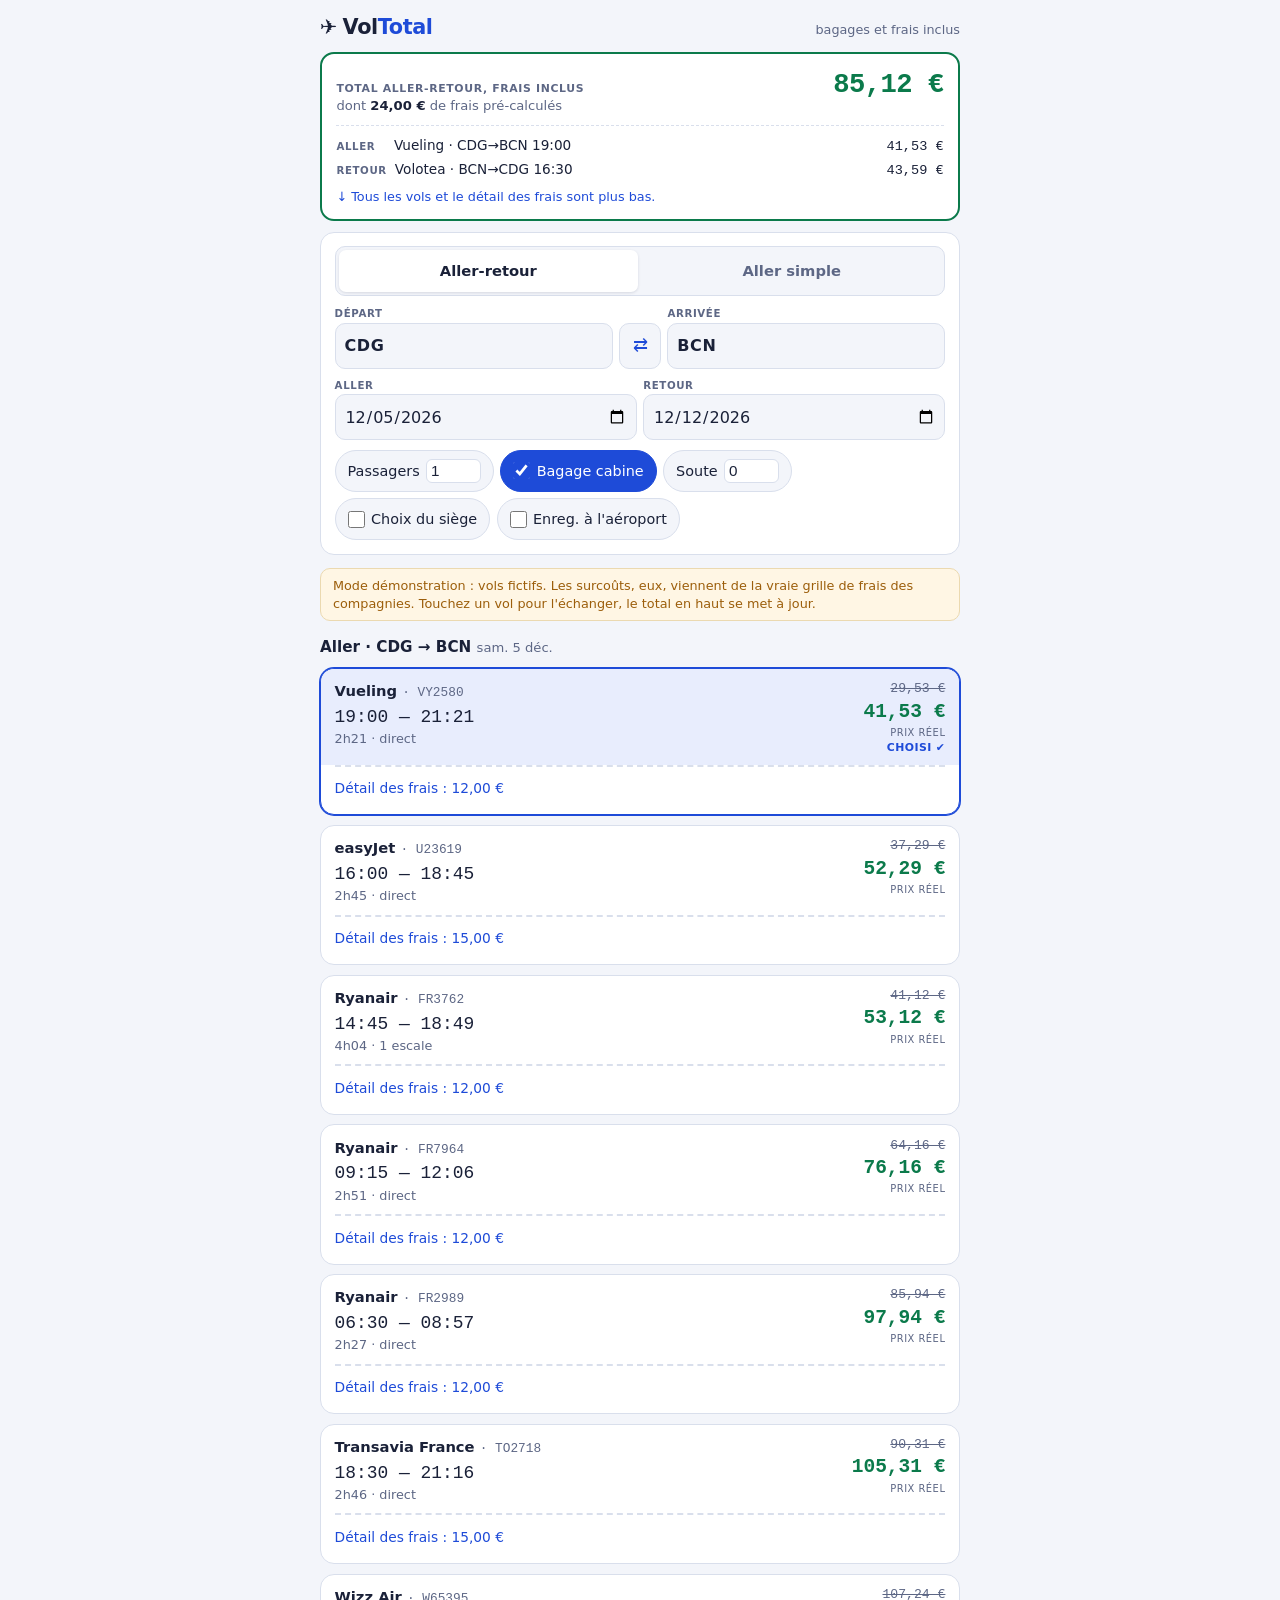
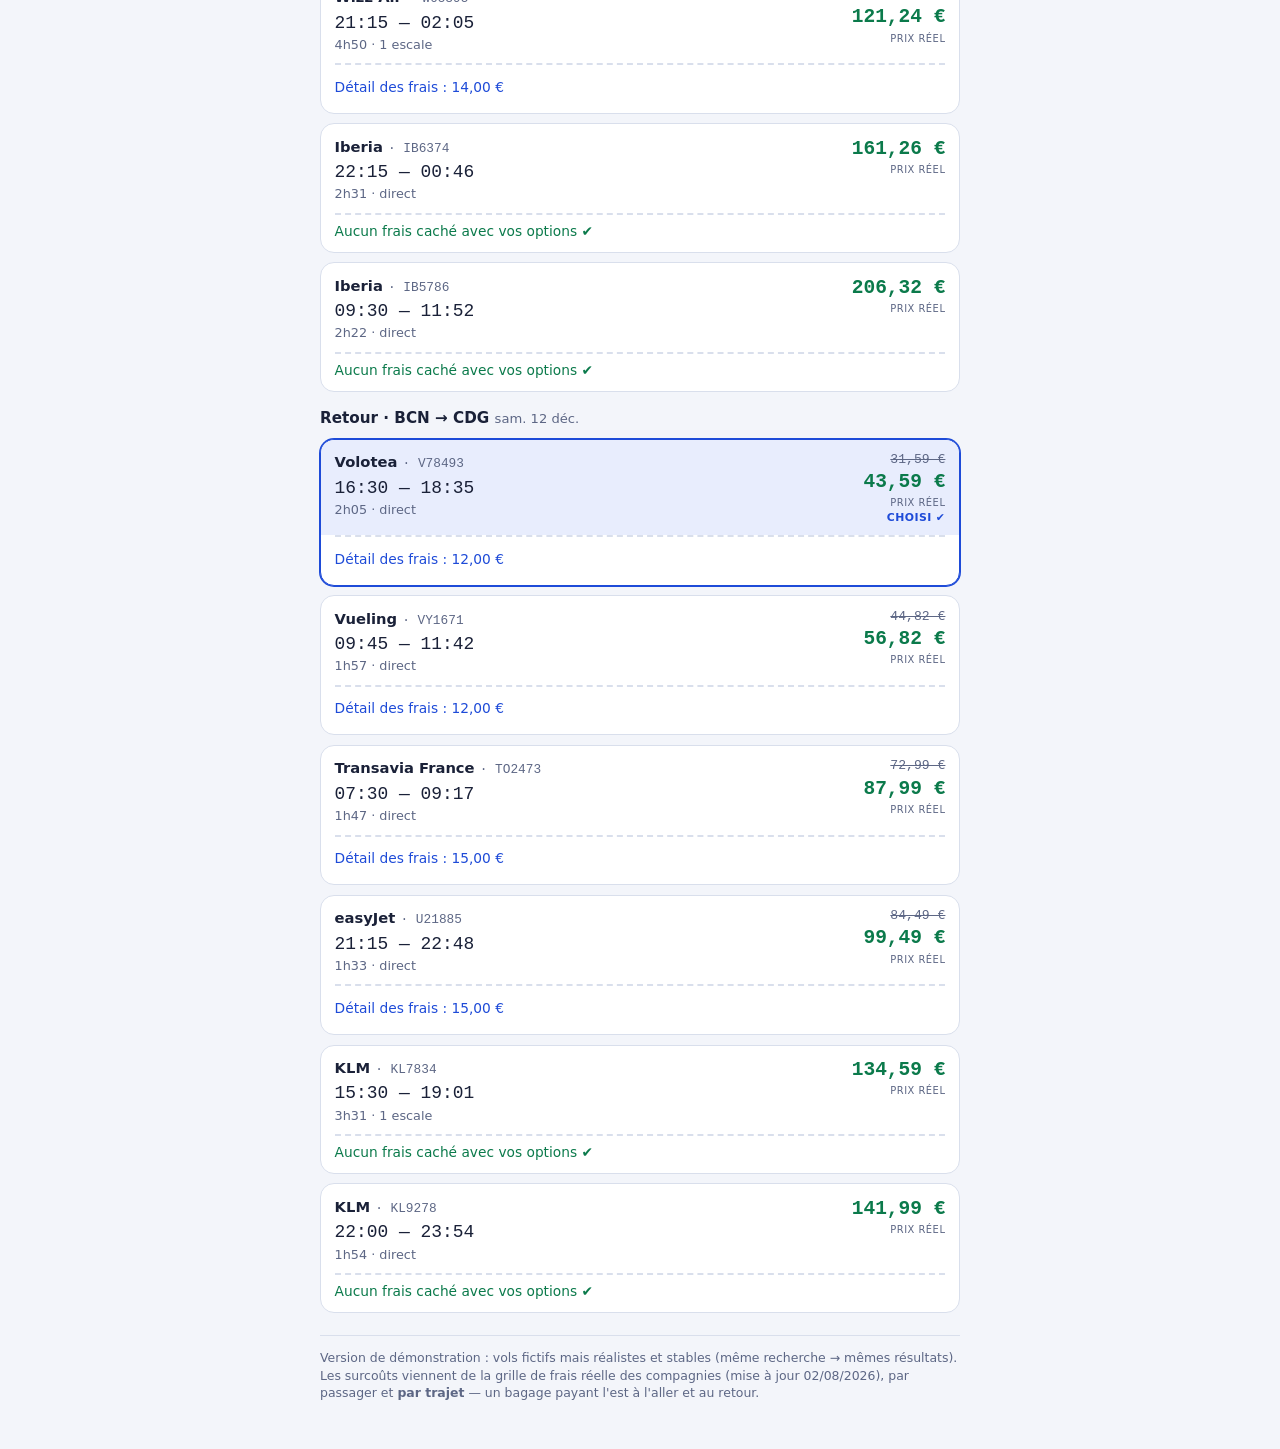
<file: flightsearch/demo_statique.html>
<!doctype html>
<html lang="fr">
<head>
<meta charset="utf-8">
<meta name="viewport" content="width=device-width, initial-scale=1, viewport-fit=cover">
</head>
<body>
<title>VolTotal — vols au prix réel</title>
<style>
  :root {
    --fond: #F3F5FA; --carte: #FFFFFF; --encre: #1A2138; --sourdine: #5D6785;
    --ligne: #D9DFEC; --accent: #1E4BD8; --accent-fonce: #143795;
    --accent-doux: #E8EDFD; --accent-encre: #FFFFFF; --vert: #0B7A4B;
    --ambre: #9C5E0B; --ambre-fond: #FFF6E4; --ambre-ligne: #EBD9B0;
    --rouge: #B3261E; --rouge-fond: #FDECEA;
  }
  @media (prefers-color-scheme: dark) {
    :root {
      --fond: #0E1424; --carte: #171F35; --encre: #E8ECF7; --sourdine: #96A0BC;
      --ligne: #2A3453; --accent: #7B96F4; --accent-fonce: #A5B8F8;
      --accent-doux: #1D2A52; --accent-encre: #0E1424; --vert: #4CC38A;
      --ambre: #E4B063; --ambre-fond: #241D0F; --ambre-ligne: #4A3B1D;
      --rouge: #F2B8B5; --rouge-fond: #3A1512;
    }
  }
  :root[data-theme="light"] {
    --fond: #F3F5FA; --carte: #FFFFFF; --encre: #1A2138; --sourdine: #5D6785;
    --ligne: #D9DFEC; --accent: #1E4BD8; --accent-fonce: #143795;
    --accent-doux: #E8EDFD; --accent-encre: #FFFFFF; --vert: #0B7A4B;
    --ambre: #9C5E0B; --ambre-fond: #FFF6E4; --ambre-ligne: #EBD9B0;
    --rouge: #B3261E; --rouge-fond: #FDECEA;
  }
  :root[data-theme="dark"] {
    --fond: #0E1424; --carte: #171F35; --encre: #E8ECF7; --sourdine: #96A0BC;
    --ligne: #2A3453; --accent: #7B96F4; --accent-fonce: #A5B8F8;
    --accent-doux: #1D2A52; --accent-encre: #0E1424; --vert: #4CC38A;
    --ambre: #E4B063; --ambre-fond: #241D0F; --ambre-ligne: #4A3B1D;
    --rouge: #F2B8B5; --rouge-fond: #3A1512;
  }

  body {
    margin: 0; background: var(--fond); color: var(--encre);
    font-family: system-ui, -apple-system, "Segoe UI", Roboto, sans-serif;
    line-height: 1.4; font-size: 16px; -webkit-tap-highlight-color: transparent;
  }
  .mono { font-family: ui-monospace, "SF Mono", Menlo, Consolas, monospace;
          font-variant-numeric: tabular-nums; }
  .page { max-width: 40rem; margin: 0 auto; padding: 0 .8rem 3rem; }

  header { padding: .8rem 0 .6rem; display: flex; align-items: baseline;
           justify-content: space-between; gap: .5rem; flex-wrap: wrap; }
  header .marque { display: flex; align-items: baseline; gap: .35rem;
                   font-size: 1.3rem; font-weight: 750; letter-spacing: -.02em; }
  header .marque .total { color: var(--accent); }
  header .accroche { color: var(--sourdine); font-size: .8rem; }

  .carte { background: var(--carte); border: 1px solid var(--ligne);
           border-radius: 14px; padding: .85rem; }

  /* --- Le prix, tout en haut : la première chose qu'on voit --- */
  .sommaire {
    background: var(--carte); border: 2px solid var(--vert);
    border-radius: 14px; padding: .8rem .9rem; margin-bottom: .7rem;
  }
  .sommaire .entete { display: flex; justify-content: space-between;
                      align-items: baseline; gap: .7rem; }
  .sommaire .libelle { font-size: .68rem; font-weight: 700; letter-spacing: .06em;
                       text-transform: uppercase; color: var(--sourdine); }
  .sommaire .montant { color: var(--vert); font-size: 1.7rem; font-weight: 750;
                       letter-spacing: -.02em; white-space: nowrap; }
  .sommaire .frais { font-size: .82rem; color: var(--sourdine); margin-top: .05rem; }
  .sommaire .frais strong { color: var(--encre); }
  .sommaire .lignes { margin-top: .6rem; padding-top: .6rem;
                      border-top: 1px dashed var(--ligne);
                      display: flex; flex-direction: column; gap: .25rem; font-size: .85rem; }
  .sommaire .lignes > div { display: flex; align-items: baseline; gap: .5rem; }
  .sommaire .sens { color: var(--sourdine); text-transform: uppercase;
                    font-size: .64rem; font-weight: 700; letter-spacing: .06em;
                    min-width: 3.1rem; flex-shrink: 0; }
  .sommaire .desc { flex: 1; min-width: 0; }
  .sommaire .rappel { margin-top: .5rem; font-size: .8rem; color: var(--accent); }

  .panne { background: var(--rouge-fond); border: 1px solid var(--rouge);
           color: var(--rouge); border-radius: 12px; padding: .8rem; font-size: .9rem; }

  /* --- Formulaire compact --- */
  .type-trajet { display: grid; grid-template-columns: 1fr 1fr; gap: 4px;
                 background: var(--fond); border: 1px solid var(--ligne);
                 border-radius: 10px; padding: 3px; margin-bottom: .6rem; }
  .type-trajet button { border: 0; border-radius: 7px; padding: .45rem;
                        background: transparent; color: var(--sourdine);
                        font: inherit; font-size: .92rem; font-weight: 600;
                        cursor: pointer; min-height: 42px; }
  .type-trajet button[aria-pressed="true"] { background: var(--carte); color: var(--encre);
                        box-shadow: 0 1px 3px rgba(10, 20, 50, .12); }

  .trajet { display: grid; grid-template-columns: 1fr auto 1fr; gap: .4rem; align-items: end; }
  .dates { display: grid; grid-template-columns: 1fr 1fr; gap: .4rem; margin-top: .55rem; }
  .dates.simple { grid-template-columns: 1fr; }
  .champ label { display: block; font-size: .64rem; font-weight: 700; letter-spacing: .06em;
                 text-transform: uppercase; color: var(--sourdine); margin-bottom: .15rem; }
  .champ input { width: 100%; box-sizing: border-box; padding: .5rem .55rem;
                 border: 1px solid var(--ligne); border-radius: 10px;
                 background: var(--fond); color: var(--encre);
                 font-size: 1rem; font-family: inherit; min-height: 46px; }
  .champ input.iata { text-transform: uppercase; font-weight: 700; letter-spacing: .04em; }
  .inverser { width: 42px; height: 46px; border: 1px solid var(--ligne); border-radius: 10px;
              background: var(--fond); color: var(--accent); font-size: 1.1rem; cursor: pointer; }
  input:focus-visible, button:focus-visible, summary:focus-visible {
    outline: 2px solid var(--accent); outline-offset: 2px; }

  .options { display: flex; flex-wrap: wrap; gap: .4rem; margin-top: .6rem; }
  .options label.puce { display: inline-flex; align-items: center; gap: .4rem;
    padding: .45rem .75rem; min-height: 42px; box-sizing: border-box;
    border: 1px solid var(--ligne); border-radius: 999px; background: var(--fond);
    font-size: .9rem; cursor: pointer; user-select: none; }
  .options label.puce.active { background: var(--accent); border-color: var(--accent);
                               color: var(--accent-encre); }
  .options input[type="checkbox"] { accent-color: var(--accent); margin: 0; width: 17px; height: 17px; }
  .options input[type="number"] { width: 2.8rem; padding: .15rem .25rem;
    border: 1px solid var(--ligne); border-radius: 6px;
    background: var(--carte); color: var(--encre); font-size: .95rem; }

  .avertissement { margin-top: .6rem; padding: .55rem .75rem; border-radius: 10px;
    background: var(--ambre-fond); border: 1px solid var(--ambre-ligne);
    color: var(--ambre); font-size: .88rem; }

  #resultats { margin-top: .8rem; display: flex; flex-direction: column; gap: .6rem; }
  .bandeau-demo { padding: .5rem .75rem; border-radius: 10px;
    background: var(--ambre-fond); border: 1px solid var(--ambre-ligne);
    color: var(--ambre); font-size: .8rem; }
  .titre-direction { margin: .4rem 0 0; font-size: .95rem; font-weight: 700; }
  .titre-direction .sous { color: var(--sourdine); font-weight: 400; font-size: .82rem; }

  .billet { padding: 0; overflow: hidden; }
  .billet.choisi { border-color: var(--accent); box-shadow: 0 0 0 1px var(--accent); }
  .billet .zone { display: flex; justify-content: space-between; align-items: flex-start;
    gap: .7rem; padding: .7rem .85rem .6rem; width: 100%; box-sizing: border-box;
    background: none; border: 0; font: inherit; color: inherit; text-align: left; cursor: pointer; }
  .billet.choisi .zone { background: var(--accent-doux); }
  .billet .compagnie { font-weight: 650; font-size: .92rem; }
  .billet .numero { color: var(--sourdine); font-size: .8rem; font-weight: 400; }
  .billet .horaires { font-size: 1.12rem; margin-top: .15rem; }
  .billet .trajet-detail { color: var(--sourdine); font-size: .8rem; }
  .billet .prix { text-align: right; flex-shrink: 0; }
  .billet .prix .appel { color: var(--sourdine); text-decoration: line-through; font-size: .82rem; }
  .billet .prix .reel { color: var(--vert); font-size: 1.22rem; font-weight: 750; }
  .billet .prix .etiquette { font-size: .62rem; letter-spacing: .05em;
                             text-transform: uppercase; color: var(--sourdine); }
  .billet .prix .coche { font-size: .68rem; font-weight: 700; letter-spacing: .04em;
                         text-transform: uppercase; color: var(--accent); }
  .billet .perforation { border: 0; border-top: 2px dashed var(--ligne); margin: 0 .85rem; }
  .billet details { padding: .45rem .85rem .65rem; }
  .billet summary { cursor: pointer; color: var(--accent); font-size: .86rem;
    list-style-position: inside; min-height: 30px; display: flex; align-items: center; }
  .billet .sans-frais { padding: .45rem .85rem .65rem; color: var(--vert); font-size: .86rem; }
  .billet table { margin-top: .35rem; border-collapse: collapse; font-size: .86rem; width: 100%; }
  .billet td { padding: .15rem 0; }
  .billet td:first-child { color: var(--sourdine); }
  .billet td:last-child { text-align: right; }
  .billet .estimation { color: var(--ambre); font-size: .8rem; margin-top: .3rem; }

  footer { margin-top: 1.4rem; color: var(--sourdine); font-size: .78rem;
           border-top: 1px solid var(--ligne); padding-top: .8rem; }
  @media (prefers-reduced-motion: no-preference) {
    .billet { transition: box-shadow .12s ease, border-color .12s ease; }
  }
</style>

<div class="page">
  <header>
    <div class="marque"><span>✈️</span><span>Vol<span class="total">Total</span></span></div>
    <div class="accroche">bagages et frais inclus</div>
  </header>

  <!-- Le prix précède le formulaire : sur un téléphone, il ne doit jamais
       falloir faire défiler l'écran pour voir combien on paie vraiment. -->
  <section id="sommaire" aria-live="polite">
    <div class="panne">Chargement…</div>
  </section>

  <noscript>
    <div class="panne">Cette page a besoin de JavaScript pour calculer les prix.</div>
  </noscript>

  <form id="recherche" class="carte" novalidate>
    <div class="type-trajet" role="group" aria-label="Type de trajet">
      <button type="button" id="btn_ar" aria-pressed="true">Aller-retour</button>
      <button type="button" id="btn_as" aria-pressed="false">Aller simple</button>
    </div>

    <div class="trajet">
      <div class="champ">
        <label for="origine">Départ</label>
        <input class="iata" id="origine" list="aeroports" placeholder="CDG" maxlength="3"
               autocapitalize="characters" autocomplete="off" value="CDG">
      </div>
      <button type="button" class="inverser" id="inverser" aria-label="Inverser départ et arrivée">⇄</button>
      <div class="champ">
        <label for="destination">Arrivée</label>
        <input class="iata" id="destination" list="aeroports" placeholder="BCN" maxlength="3"
               autocapitalize="characters" autocomplete="off" value="BCN">
      </div>
    </div>

    <div class="dates" id="zone_dates">
      <div class="champ">
        <label for="date_aller">Aller</label>
        <input type="date" id="date_aller">
      </div>
      <div class="champ" id="champ_retour">
        <label for="date_retour">Retour</label>
        <input type="date" id="date_retour">
      </div>
    </div>

    <div class="options">
      <label class="puce">Passagers <input type="number" id="passagers" min="1" max="9" value="1" inputmode="numeric"></label>
      <label class="puce active"><input type="checkbox" id="bagage_cabine" checked> Bagage cabine</label>
      <label class="puce">Soute <input type="number" id="bagages_soute" min="0" max="3" value="0" inputmode="numeric"></label>
      <label class="puce"><input type="checkbox" id="choix_siege"> Choix du siège</label>
      <label class="puce"><input type="checkbox" id="enregistrement_aeroport"> Enreg. à l'aéroport</label>
    </div>

    <div id="avertissement" class="avertissement" hidden></div>
  </form>

  <datalist id="aeroports">
    <option value="CDG">Paris Charles-de-Gaulle</option>
    <option value="ORY">Paris Orly</option>
    <option value="BVA">Paris Beauvais</option>
    <option value="NCE">Nice</option>
    <option value="LYS">Lyon</option>
    <option value="MRS">Marseille</option>
    <option value="TLS">Toulouse</option>
    <option value="BOD">Bordeaux</option>
    <option value="NTE">Nantes</option>
    <option value="LIL">Lille</option>
    <option value="BCN">Barcelone</option>
    <option value="MAD">Madrid</option>
    <option value="PMI">Palma de Majorque</option>
    <option value="AGP">Malaga</option>
    <option value="LIS">Lisbonne</option>
    <option value="OPO">Porto</option>
    <option value="FCO">Rome Fiumicino</option>
    <option value="MXP">Milan Malpensa</option>
    <option value="VCE">Venise</option>
    <option value="AMS">Amsterdam</option>
    <option value="BRU">Bruxelles</option>
    <option value="GVA">Genève</option>
    <option value="LHR">Londres Heathrow</option>
    <option value="DUB">Dublin</option>
    <option value="BER">Berlin</option>
    <option value="ATH">Athènes</option>
    <option value="RAK">Marrakech</option>
    <option value="TUN">Tunis</option>
  </datalist>

  <section id="resultats" aria-live="polite"></section>

  <footer>
    Version de démonstration : vols fictifs mais réalistes et stables (même
    recherche → mêmes résultats). Les surcoûts viennent de la grille de frais
    réelle des compagnies (mise à jour 02/08/2026), par passager et
    <strong>par trajet</strong> — un bagage payant l'est à l'aller et au retour.
  </footer>
</div>

<script>
"use strict";
/* Filet de sécurité : si quoi que ce soit échoue, la page le dit au lieu de
   rester muette — c'est la panne que le voyageur ne peut pas diagnostiquer. */
function signalerPanne(message) {
  var zone = document.getElementById("sommaire");
  if (zone) zone.innerHTML = '<div class="panne">Le calcul a échoué : ' +
    String(message).replace(/</g, "&lt;") + "</div>";
}
window.addEventListener("error", function (e) { signalerPanne(e.message); });

try {

/* --- Grille de frais par compagnie (identique à data/frais_compagnies.json) --- */
var GRILLE = {
  FR: { nom: "Ryanair",          cabine: 12, soute: 25, siege: 8,  aeroport: 55, cabineIncluse: false },
  U2: { nom: "easyJet",          cabine: 15, soute: 30, siege: 6,  aeroport: 0,  cabineIncluse: false },
  VY: { nom: "Vueling",          cabine: 12, soute: 25, siege: 7,  aeroport: 0,  cabineIncluse: false },
  W6: { nom: "Wizz Air",         cabine: 14, soute: 28, siege: 8,  aeroport: 35, cabineIncluse: false },
  TO: { nom: "Transavia France", cabine: 15, soute: 25, siege: 9,  aeroport: 0,  cabineIncluse: false },
  V7: { nom: "Volotea",          cabine: 12, soute: 22, siege: 7,  aeroport: 0,  cabineIncluse: false },
  AF: { nom: "Air France",       cabine: 0,  soute: 25, siege: 12, aeroport: 0,  cabineIncluse: true },
  KL: { nom: "KLM",              cabine: 0,  soute: 30, siege: 12, aeroport: 0,  cabineIncluse: true },
  LH: { nom: "Lufthansa",        cabine: 0,  soute: 30, siege: 15, aeroport: 0,  cabineIncluse: true },
  IB: { nom: "Iberia",           cabine: 0,  soute: 25, siege: 10, aeroport: 0,  cabineIncluse: true }
};
var DEFAUT = { nom: "Compagnie inconnue", cabine: 15, soute: 35, siege: 10, aeroport: 0, cabineIncluse: false };
var LOW_COST = ["FR", "U2", "VY", "TO", "V7", "W6"];
var CODES_DEMO = Object.keys(GRILLE);

/* --- Moteur de surcoûts : options du voyageur × grille, pour un trajet --- */
function calculerSurcouts(code, options) {
  var grille = GRILLE[code] || DEFAUT;
  var lignes = [];
  var pax = options.passagers;
  if (options.bagageCabine && !grille.cabineIncluse)
    lignes.push({ libelle: "Bagage cabine", total: grille.cabine * pax });
  if (options.bagagesSoute > 0)
    lignes.push({
      libelle: options.bagagesSoute > 1 ? "Bagage soute × " + options.bagagesSoute : "Bagage soute",
      total: grille.soute * options.bagagesSoute * pax
    });
  if (options.choixSiege && grille.siege > 0)
    lignes.push({ libelle: "Choix du siège", total: grille.siege * pax });
  if (options.enregistrementAeroport && grille.aeroport > 0)
    lignes.push({ libelle: "Enregistrement à l'aéroport", total: grille.aeroport * pax });
  var somme = 0;
  for (var i = 0; i < lignes.length; i++) somme += lignes[i].total;
  return { lignes: lignes, estimation: !GRILLE[code], total: Math.round(somme * 100) / 100 };
}

/* --- Vols de démonstration, déterministes pour une recherche donnée --- */
function graine(texte) {
  var h = 1779033703 ^ texte.length;
  for (var i = 0; i < texte.length; i++) {
    h = Math.imul(h ^ texte.charCodeAt(i), 3432918353);
    h = (h << 13) | (h >>> 19);
  }
  return (h ^= h >>> 16) >>> 0;
}
function creerAlea(seed) {
  var a = seed;
  return function () {
    a |= 0; a = (a + 0x6D2B79F5) | 0;
    var t = Math.imul(a ^ (a >>> 15), 1 | a);
    t = (t + Math.imul(t ^ (t >>> 7), 61 | t)) ^ t;
    return ((t ^ (t >>> 14)) >>> 0) / 4294967296;
  };
}
function entier(alea, min, max) { return min + Math.floor(alea() * (max - min + 1)); }

function rechercherDemo(origine, destination, jour) {
  var alea = creerAlea(graine(origine + "-" + destination + "-" + jour));
  var dureeBase = 60 + entier(alea, 0, 180);
  var nb = entier(alea, 6, 9);
  var vols = [];
  for (var i = 0; i < nb; i++) {
    var code = CODES_DEMO[entier(alea, 0, CODES_DEMO.length - 1)];
    var heure = 6 + entier(alea, 0, 16);
    var minute = [0, 15, 30, 45][entier(alea, 0, 3)];
    var escales = alea() < 0.75 ? 0 : 1;
    var duree = dureeBase + entier(alea, -15, 25) + escales * (60 + entier(alea, 0, 90));
    var lowCost = LOW_COST.indexOf(code) >= 0;
    var prix = Math.round(((lowCost ? 18 : 55) + alea() * (lowCost ? 90 : 160)) * 100) / 100;
    var departMin = heure * 60 + minute;
    vols.push({
      code: code, numero: code + entier(alea, 1000, 9999),
      departMin: departMin, arriveeMin: departMin + duree,
      duree: duree, escales: escales, prixAffiche: prix
    });
  }
  return vols;
}

/* --- Utilitaires d'affichage --- */
function euros(m) {
  try { return m.toLocaleString("fr-FR", { style: "currency", currency: "EUR" }); }
  catch (e) { return m.toFixed(2).replace(".", ",") + " €"; }
}
function heureTexte(min) {
  var h = Math.floor(min / 60) % 24, m = min % 60;
  return (h < 10 ? "0" : "") + h + ":" + (m < 10 ? "0" : "") + m;
}
function echapper(t) { var d = document.createElement("div"); d.textContent = t; return d.innerHTML; }
function dateTexte(iso) {
  try {
    return new Date(iso + "T12:00:00").toLocaleDateString("fr-FR",
      { weekday: "short", day: "numeric", month: "short" });
  } catch (e) { return iso; }
}
function jourISO(d) {
  var local = new Date(d.getTime() - d.getTimezoneOffset() * 60000);
  return local.toISOString().slice(0, 10);
}

/* Le vol choisi est mémorisé par son numéro : changer une option recalcule les
   prix sans jamais perdre la sélection du voyageur. */
var choixMemorise = { aller: null, retour: null };

function preparerResultats(vols, options) {
  var liste = vols.map(function (vol) {
    var surcouts = calculerSurcouts(vol.code, options);
    var prixBase = Math.round(vol.prixAffiche * options.passagers * 100) / 100;
    return { vol: vol, surcouts: surcouts, prixBase: prixBase,
             prixReel: Math.round((prixBase + surcouts.total) * 100) / 100 };
  });
  liste.sort(function (a, b) { return a.prixReel - b.prixReel; });
  return liste;
}

function indexChoisi(liste, sens) {
  var memo = choixMemorise[sens];
  for (var i = 0; i < liste.length; i++) if (liste[i].vol.numero === memo) return i;
  return 0; // à défaut, le moins cher au prix réel
}

function carteBillet(r, sens, index, choisi, options) {
  var grille = GRILLE[r.vol.code] || DEFAUT;
  var h = Math.floor(r.vol.duree / 60), m = r.vol.duree % 60;
  var bas;
  if (r.surcouts.lignes.length) {
    var lignes = r.surcouts.lignes.map(function (l) {
      return '<tr><td>' + echapper(l.libelle) + '</td><td class="mono">+ ' + euros(l.total) + '</td></tr>';
    }).join("");
    bas = '<details><summary>Détail des frais : ' + euros(r.surcouts.total) + '</summary>' +
      '<table><tr><td>Billet' + (options.passagers > 1 ? "s" : "") + '</td>' +
      '<td class="mono">' + euros(r.prixBase) + '</td></tr>' + lignes + '</table>' +
      (r.surcouts.estimation ? '<div class="estimation">Compagnie hors grille : estimation prudente.</div>' : "") +
      '</details>';
  } else {
    bas = '<div class="sans-frais">Aucun frais caché avec vos options ✔</div>';
  }
  return '<article class="carte billet' + (choisi ? " choisi" : "") + '">' +
    '<button type="button" class="zone" data-sens="' + sens + '" data-index="' + index + '" ' +
    'aria-pressed="' + choisi + '"><span>' +
    '<span class="compagnie">' + echapper(grille.nom) +
      ' <span class="numero mono">· ' + r.vol.numero + '</span></span>' +
    '<span class="horaires mono" style="display:block">' + heureTexte(r.vol.departMin) +
      ' — ' + heureTexte(r.vol.arriveeMin) + '</span>' +
    '<span class="trajet-detail" style="display:block">' + h + 'h' + (m < 10 ? "0" : "") + m +
      ' · ' + (r.vol.escales === 0 ? "direct" : r.vol.escales + " escale") + '</span>' +
    '</span><span class="prix">' +
    (r.surcouts.total > 0 ? '<span class="appel mono" style="display:block">' + euros(r.prixBase) + '</span>' : "") +
    '<span class="reel mono" style="display:block">' + euros(r.prixReel) + '</span>' +
    '<span class="etiquette" style="display:block">prix réel</span>' +
    (choisi ? '<span class="coche" style="display:block">Choisi ✔</span>' : "") +
    '</span></button><hr class="perforation">' + bas + '</article>';
}

function rendreSommaire(aller, retour, criteres) {
  var total = Math.round((aller.prixReel + (retour ? retour.prixReel : 0)) * 100) / 100;
  var frais = Math.round((aller.surcouts.total + (retour ? retour.surcouts.total : 0)) * 100) / 100;
  function ligne(sens, r, de, vers) {
    return '<div><span class="sens">' + sens + '</span>' +
      '<span class="desc">' + echapper((GRILLE[r.vol.code] || DEFAUT).nom) + ' · ' +
      de + '→' + vers + ' ' + heureTexte(r.vol.departMin) + '</span>' +
      '<span class="mono">' + euros(r.prixReel) + '</span></div>';
  }
  document.getElementById("sommaire").innerHTML =
    '<div class="sommaire"><div class="entete"><div>' +
    '<div class="libelle">Total ' + (retour ? "aller-retour" : "aller simple") + ', frais inclus</div>' +
    '<div class="frais">' + (frais > 0
      ? "dont <strong>" + euros(frais) + "</strong> de frais pré-calculés"
      : "aucun frais caché avec vos options ✔") + '</div>' +
    '</div><div class="montant mono">' + euros(total) + '</div></div>' +
    '<div class="lignes">' +
      ligne("Aller", aller, criteres.origine, criteres.destination) +
      (retour ? ligne("Retour", retour, criteres.destination, criteres.origine) : "") +
    '</div>' +
    '<div class="rappel">↓ Tous les vols et le détail des frais sont plus bas.</div></div>';
}

function rendre(criteres) {
  var opt = criteres.options;
  var listeAller = preparerResultats(
    rechercherDemo(criteres.origine, criteres.destination, criteres.dateAller), opt);
  var listeRetour = criteres.dateRetour
    ? preparerResultats(rechercherDemo(criteres.destination, criteres.origine, criteres.dateRetour), opt)
    : null;

  var iAller = indexChoisi(listeAller, "aller");
  var iRetour = listeRetour ? indexChoisi(listeRetour, "retour") : null;
  choixMemorise.aller = listeAller[iAller].vol.numero;
  choixMemorise.retour = listeRetour ? listeRetour[iRetour].vol.numero : null;

  rendreSommaire(listeAller[iAller], listeRetour ? listeRetour[iRetour] : null, criteres);

  var html = '<div class="bandeau-demo">Mode démonstration : vols fictifs. Les surcoûts, ' +
    'eux, viennent de la vraie grille de frais des compagnies. Touchez un vol pour ' +
    'l\'échanger, le total en haut se met à jour.</div>';
  html += '<h2 class="titre-direction">Aller · ' + criteres.origine + ' → ' + criteres.destination +
    ' <span class="sous">' + dateTexte(criteres.dateAller) + '</span></h2>';
  for (var i = 0; i < listeAller.length; i++)
    html += carteBillet(listeAller[i], "aller", i, i === iAller, opt);

  if (listeRetour) {
    html += '<h2 class="titre-direction">Retour · ' + criteres.destination + ' → ' + criteres.origine +
      ' <span class="sous">' + dateTexte(criteres.dateRetour) + '</span></h2>';
    for (var j = 0; j < listeRetour.length; j++)
      html += carteBillet(listeRetour[j], "retour", j, j === iRetour, opt);
  }

  var conteneur = document.getElementById("resultats");
  conteneur.innerHTML = html;
  var zones = conteneur.querySelectorAll(".zone");
  for (var k = 0; k < zones.length; k++) {
    zones[k].addEventListener("click", function () {
      var sens = this.getAttribute("data-sens");
      var liste = sens === "aller" ? listeAller : listeRetour;
      choixMemorise[sens] = liste[Number(this.getAttribute("data-index"))].vol.numero;
      rendre(criteres);
    });
  }
}

/* --- Saisie --- */
var champAller = document.getElementById("date_aller");
var champRetour = document.getElementById("date_retour");
var champOrigine = document.getElementById("origine");
var champDestination = document.getElementById("destination");
var avertissement = document.getElementById("avertissement");

champAller.value = jourISO(new Date(Date.now() + 24 * 3600 * 1000));
champRetour.value = jourISO(new Date(Date.now() + 8 * 24 * 3600 * 1000));

var allerRetour = true;
var btnAR = document.getElementById("btn_ar");
var btnAS = document.getElementById("btn_as");
function basculerType(ar) {
  allerRetour = ar;
  btnAR.setAttribute("aria-pressed", String(ar));
  btnAS.setAttribute("aria-pressed", String(!ar));
  document.getElementById("champ_retour").hidden = !ar;
  document.getElementById("zone_dates").className = ar ? "dates" : "dates simple";
  actualiser();
}
btnAR.addEventListener("click", function () { basculerType(true); });
btnAS.addEventListener("click", function () { basculerType(false); });

document.getElementById("inverser").addEventListener("click", function () {
  var tampon = champOrigine.value;
  champOrigine.value = champDestination.value;
  champDestination.value = tampon;
  choixMemorise.aller = null; choixMemorise.retour = null;
  actualiser();
});

function lireOptions() {
  return {
    passagers: Math.min(9, Math.max(1, Number(document.getElementById("passagers").value) || 1)),
    bagageCabine: document.getElementById("bagage_cabine").checked,
    bagagesSoute: Math.min(3, Math.max(0, Number(document.getElementById("bagages_soute").value) || 0)),
    choixSiege: document.getElementById("choix_siege").checked,
    enregistrementAeroport: document.getElementById("enregistrement_aeroport").checked
  };
}

/* Recalcule tout. Une saisie incomplète affiche une note et conserve les
   résultats déjà à l'écran — rien ne disparaît sous les doigts. */
function actualiser() {
  var puces = document.querySelectorAll(".options label.puce");
  for (var i = 0; i < puces.length; i++) {
    var coche = puces[i].querySelector('input[type="checkbox"]');
    puces[i].className = "puce" + (coche && coche.checked ? " active" : "");
  }

  var origine = champOrigine.value.replace(/\s/g, "").toUpperCase();
  var destination = champDestination.value.replace(/\s/g, "").toUpperCase();
  var dateAller = champAller.value;
  var dateRetour = allerRetour ? champRetour.value : null;

  function prevenir(texte) { avertissement.textContent = texte; avertissement.hidden = false; }

  if (!/^[A-Z]{3}$/.test(origine) || !/^[A-Z]{3}$/.test(destination))
    return prevenir("Indiquez deux codes aéroport à 3 lettres (ex. CDG et BCN).");
  if (origine === destination)
    return prevenir("Le départ et l'arrivée doivent être différents.");
  if (!dateAller) return prevenir("Choisissez une date d'aller.");
  if (allerRetour && !dateRetour)
    return prevenir("Choisissez une date de retour, ou passez en « Aller simple ».");

  // Un retour avant l'aller est corrigé au lieu d'être refusé.
  if (allerRetour && dateRetour < dateAller) {
    dateRetour = dateAller;
    champRetour.value = dateRetour;
    prevenir("Le retour ne peut pas précéder l'aller : il a été aligné sur la date d'aller.");
  } else {
    avertissement.hidden = true;
  }

  rendre({ origine: origine, destination: destination, dateAller: dateAller,
           dateRetour: dateRetour, options: lireOptions() });
}

var form = document.getElementById("recherche");
var attente = 0;
form.addEventListener("input", function () {
  clearTimeout(attente); attente = setTimeout(actualiser, 150);
});
form.addEventListener("change", function () { actualiser(); });
form.addEventListener("submit", function (e) { e.preventDefault(); actualiser(); });
champAller.addEventListener("change", function () {
  if (allerRetour && champRetour.value && champRetour.value < champAller.value)
    champRetour.value = champAller.value;
});
// Changer d'itinéraire ou de date repart du vol le moins cher.
[champOrigine, champDestination, champAller, champRetour].forEach(function (champ) {
  champ.addEventListener("change", function () {
    choixMemorise.aller = null; choixMemorise.retour = null;
  });
});

actualiser(); // prix et vols affichés dès l'ouverture

} catch (erreur) {
  signalerPanne(erreur && erreur.message ? erreur.message : erreur);
}
</script>

</body>
</html>
</file>
